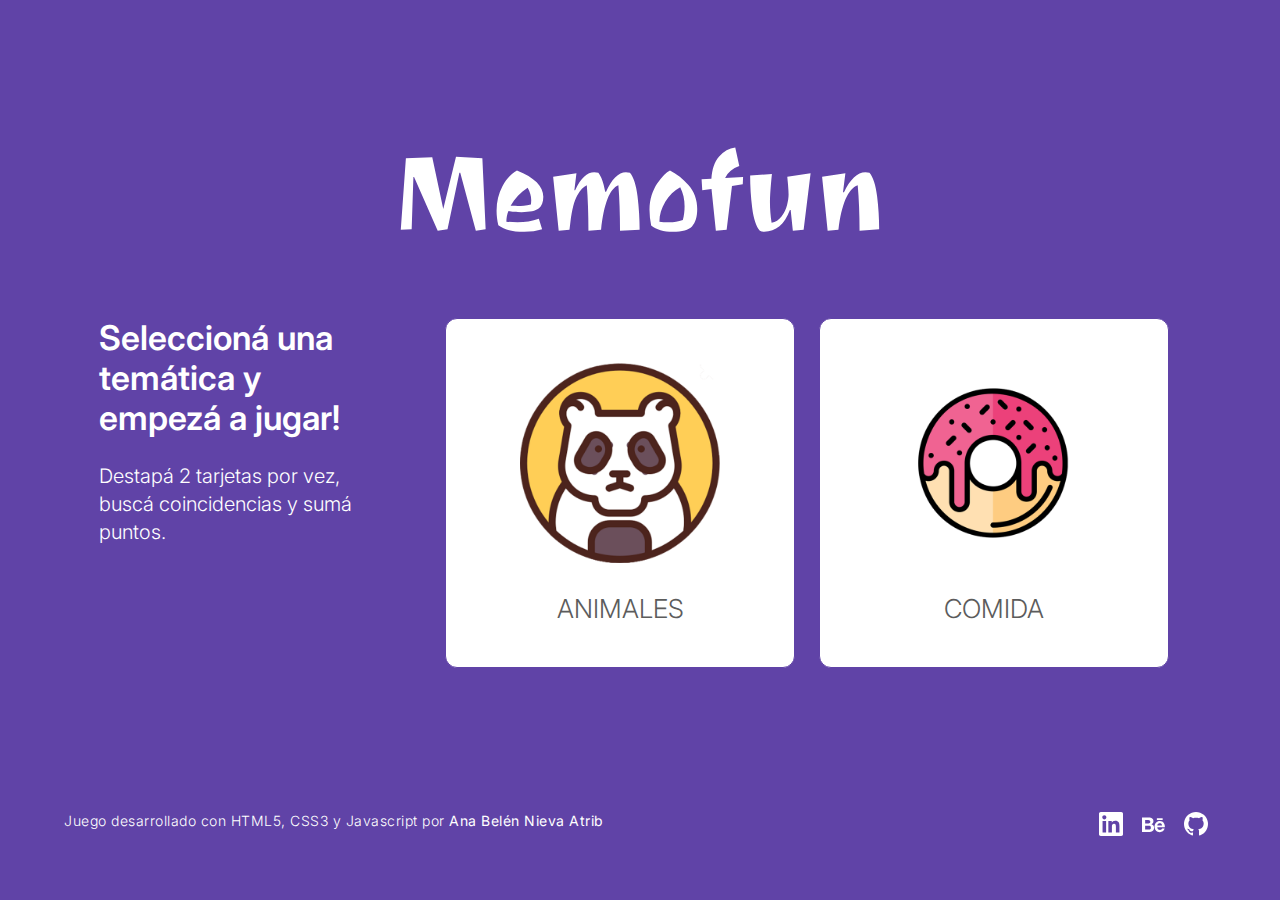
<file: index.html>
<!DOCTYPE html>
<html lang="en">
<head>

    <!-- Required Meta Tags -->
    <meta charset="UTF-8">
    <meta http-equiv="X-UA-Compatible" content="IE=edge">
    <meta name="viewport" content="width=device-width, initial-scale=1.0">

    <link rel="shortcut icon" href="./Multimedia/Logo/favicon.svg" type="image/x-icon">

    <!-- CSS -->
    <link rel="stylesheet" href="./css/main.css">


    <title>Memofun</title>
</head>


<body class="bg__violeta">
    
    <!-- inicia main-->
    <main class="contenido__inicio">

            <img src="./Multimedia/Logo/logo-blanco.svg" class="logo__blanco" alt="logo Memofun">

        <div id="contenedorTematicas">

            <div class="bloqueTexto">
                <h1 class="texto__comenzar">Seleccioná una temática y empezá a jugar!</h1>
                <h2 class="texto__inicio">Destapá 2 tarjetas por vez, buscá coincidencias y sumá puntos.</h2>
            </div>

            <section>
                <div id="contenedorBotonesTematicas"></div>
            </section>
        </div>
        

    </main>
    <!-- ends main-->

    <!--inicia footer-->
    <footer>
        <section class="footer__bg--inicio">
            <div>
                <p class="footer__texto">Juego desarrollado con HTML5, CSS3 y Javascript por <strong> Ana Belén Nieva Atrib</strong></p>
            </div>
            <div>
                <a href="https://www.linkedin.com/in/anci/">
                    <img src="./Multimedia/Iconos/linkedin.svg" class="footer__iconos" alt="linkedin icono">
                </a>
                <a href="https://www.behance.net/ancii">
                    <img src="./Multimedia/Iconos/behance.svg" class="footer__iconos" alt="behance icono">
                </a>
                <a href="https://github.com/anci-nieva-atrib">
                    <img src="./Multimedia/Iconos/github.svg" class="footer__iconos" alt="github icono">
                </a>
            </div>
        </section>
    </footer>
    <!--ends footer-->

    <script src="index.js"></script>
</body>
</html>
</file>
<file: css/main.css>
@import url("https://fonts.googleapis.com/css2?family=Inter:wght@100;200;300;400;500;600;700;800;900&display=swap");
* {
  margin: 0px;
  padding: 0%;
  box-sizing: border-box;
}

html {
  font-size: 62.5%;
}

a {
  text-decoration: none;
}

.bg__violeta {
  background-color: rgb(96, 67, 167);
}

.contenido__inicio {
  font-family: "Inter", sans-serif;
  text-decoration: none;
  width: 100%;
  display: flex;
  flex-direction: column;
  align-items: center;
}

.logo__blanco {
  width: 480px;
  height: 128px;
  margin-top: 126px;
}

.texto__inicio {
  font-family: "Inter", sans-serif;
  font-size: 2rem;
  line-height: 2.8rem;
  font-weight: 300;
  text-align: left;
  color: rgb(255, 255, 255);
}

.logo {
  width: 250px;
}

.btn__icono {
  width: 48px;
  padding-right: 16px;
}

.footer__texto {
  font-family: "Inter", sans-serif;
  font-size: 1.4rem;
  font-weight: 300;
  text-align: left;
  width: 100%;
  color: rgb(255, 255, 255);
  letter-spacing: 0.05rem;
}

.footer__iconos {
  width: 24px;
  margin: 0px 8px;
  cursor: pointer;
}

.footer__bg--inicio {
  margin: 144px 64px 16px 64px;
  display: flex;
  justify-content: space-between;
  flex-direction: row;
}

.footer__bg--juego {
  margin: 0px 64px 0px 64px;
  display: flex;
  justify-content: space-between;
  flex-direction: row;
}

.footer__bg--color {
  width: 100%;
  background: rgb(96, 67, 167);
  padding: 16px 0px 40px 0px;
  margin-top: 48px;
}

header {
  background-color: rgb(255, 255, 255);
  width: 100%;
  filter: drop-shadow(5px 5px 5px rgba(0, 0, 0, 0.2));
  padding: 20px 64px;
  display: flex;
  justify-content: space-between;
  flex-direction: row;
  align-items: center;
}

.header__datos {
  display: flex;
  justify-content: center;
  flex-direction: row;
  align-items: center;
  font-size: 1.6rem;
  font-weight: 400;
  text-align: left;
  font-family: "Inter", sans-serif;
  color: rgb(92, 92, 92);
}

.header__icono {
  padding-right: 8px;
}

.main__estructura {
  display: flex;
  justify-content: left;
  padding: 36px 0px;
  height: 670px;
}

.resultados {
  margin: 4px 24px 24px 64px;
  font-family: "Inter", sans-serif;
  display: flex;
  flex-direction: column;
}

.resultados__texto {
  color: rgb(96, 67, 167);
  font-size: 2rem;
  font-weight: 500;
}

.resultados__finales {
  background-color: rgb(255, 255, 255);
  border-radius: 4px;
  border: 1px solid rgb(217, 217, 217);
  width: 350px;
  color: rgb(96, 67, 167);
  font-weight: 600;
  text-align: right;
  margin-bottom: 8px;
  padding: 20px;
  display: flex;
  flex-direction: row;
  align-items: center;
}

.resultados__icono {
  margin-right: 8px;
  height: 24px;
}

.resultados__btn--violeta {
  background: rgb(96, 67, 167);
  font-family: "Inter", sans-serif;
  border-radius: 4px;
  border: 0.5px solid rgb(96, 67, 167);
  width: 350px;
  height: 56px;
  display: flex;
  justify-content: center;
  flex-direction: row;
  align-items: center;
  font-size: 1.6rem;
  font-weight: 600;
  text-align: center;
  color: rgb(255, 255, 255);
  margin: 24px 0px 8px 0px;
  text-decoration: none;
  letter-spacing: 0.2rem;
  cursor: pointer;
}

.resultados__btn--violeta:hover {
  background: rgb(69, 73, 164);
}

.resultados__btn--celeste:hover {
  background: rgb(164, 236, 252);
  border: 0.5px solid rgb(164, 236, 252);
}

.resultados__btn--amarillo:hover {
  background: rgb(253, 255, 159);
  border: 0.5px solid rgb(253, 255, 159);
}

.resultados__btn--celeste {
  background: rgb(113, 222, 246);
  font-family: "Inter", sans-serif;
  color: rgb(255, 255, 255);
  border-radius: 4px;
  border: 0.5px solid rgb(113, 222, 246);
  width: 350px;
  height: 56px;
  display: flex;
  justify-content: center;
  flex-direction: row;
  align-items: center;
  font-size: 1.6rem;
  font-weight: 600;
  text-align: center;
  color: rgb(96, 67, 167);
  margin: 8px 0px;
  text-decoration: none;
  letter-spacing: 0.2rem;
  cursor: pointer;
}

.resultados__btn--amarillo {
  background: rgb(244, 246, 113);
  font-family: "Inter", sans-serif;
  color: rgb(255, 255, 255);
  border-radius: 4px;
  border: 0.5px solid rgb(244, 246, 113);
  width: 350px;
  height: 56px;
  display: flex;
  justify-content: center;
  flex-direction: row;
  align-items: center;
  font-size: 1.6rem;
  font-weight: 600;
  text-align: center;
  color: rgb(96, 67, 167);
  margin: 8px 0px;
  text-decoration: none;
  letter-spacing: 0.2rem;
  cursor: pointer;
}

.resultados__btn--icono {
  padding-right: 12px;
  height: 20px;
}

section div button {
  width: 150px;
  height: 150px;
  margin: 4px;
  background-color: rgb(96, 67, 167);
  border: 0.1px solid rgb(96, 67, 167);
  cursor: pointer;
  display: flex;
  justify-content: center;
  align-items: center;
}

section div button:hover {
  background: rgb(69, 73, 164);
}

.estrellitas {
  width: 50%;
  opacity: 40%;
}

.numeroResultado {
  margin-left: 8px;
  font-size: 2.2rem;
  font-weight: 700;
}

#todasLasCardsNivel1 {
  display: grid;
  grid-template-columns: repeat(4, 1fr);
}

#todasLasCardsNivel2 {
  display: grid;
  grid-template-columns: repeat(5, 1fr);
}

#todasLasCardsNivel3 {
  display: grid;
  grid-template-columns: repeat(6, 1fr);
}

.botonConAnimalVisible {
  width: 150px;
  height: 150px;
  margin: 4px;
  background-color: rgb(255, 255, 255);
  border: 1.5px solid rgb(217, 217, 217);
  cursor: pointer;
  display: flex;
  justify-content: center;
  align-items: center;
  padding: 8px;
}

#nivel {
  background-color: rgb(237, 229, 255);
  border: 1px solid rgb(237, 229, 255);
}

.botonConAnimalCoincidencia {
  width: 150px;
  height: 150px;
  margin: 4px;
  background-color: rgb(200, 245, 188);
  border: 0.001px solid rgb(200, 245, 188);
  cursor: pointer;
  display: flex;
  justify-content: center;
  align-items: center;
  padding: 8px;
}

.swal-overlay {
  background-color: rgba(71, 182, 112, 0.45);
}

.swal-title {
  margin: 0px;
  font-family: "Inter", sans-serif;
  font-size: 2.6rem;
  font-weight: 600;
}

.swal-text {
  font-family: "Inter", sans-serif;
  font-size: 2rem;
  font-weight: 400;
  text-align: center;
}

.swal-button {
  padding: 7px 19px;
  border-radius: 2px;
  background-color: rgb(96, 67, 167);
  font-family: "Inter", sans-serif;
  font-size: 1.4rem;
  font-weight: 500;
  letter-spacing: 3px;
}

.botonConCoincidencia {
  width: 150px;
  height: 150px;
  margin: 4px;
  background-color: rgb(200, 245, 188);
  border: 0.001px solid rgb(200, 245, 188);
  cursor: pointer;
  display: flex;
  justify-content: center;
  align-items: center;
  padding: 8px;
}

.botonConImagenVisible {
  width: 150px;
  height: 150px;
  margin: 4px;
  background-color: rgb(255, 255, 255);
  border: 1.5px solid rgb(217, 217, 217);
  cursor: pointer;
  display: flex;
  justify-content: center;
  align-items: center;
  padding: 8px;
}

.texto__comenzar {
  font-family: "Inter", sans-serif;
  font-size: 3.4rem;
  line-height: 4rem;
  font-weight: 600;
  text-align: left;
  color: rgb(255, 255, 255);
  margin-bottom: 24px;
}

#contenedorBotonesTematicas {
  width: 100%;
  display: flex;
  justify-content: center;
  flex-direction: row;
}

.botonSeleccionTematica {
  background-color: rgb(255, 255, 255);
  width: 350px;
  height: 350px;
  margin: 0px 12px;
  border-radius: 12px;
  font-family: "Inter", sans-serif;
  font-size: 2.6rem;
  font-weight: 300;
  color: rgb(92, 92, 92);
}

.botonSeleccionTematica:hover {
  background-color: rgb(255, 255, 255);
  width: 350px;
  height: 350px;
  margin: 0px 12px;
  border-radius: 12px;
  font-family: "Inter", sans-serif;
  font-size: 2.6rem;
  font-weight: 300;
  box-shadow: 0px 4px 40px -4px rgba(0, 0, 0, 0.4);
  color: rgb(124, 124, 124);
}

.imgTematica {
  width: 200px;
  margin-bottom: 30px;
}

#botonAnimales {
  display: flex;
  flex-direction: column;
}

#botonComida {
  display: flex;
  flex-direction: column;
}

#contenedorTematicas {
  display: flex;
  flex-direction: row;
  margin-top: 64px;
}

.bloqueTexto {
  display: flex;
  flex-direction: column;
  width: 270px;
  margin-right: 64px;
}

.contenedorIntentos {
  background-color: rgb(255, 255, 255);
  border-radius: 4px;
  width: 350px;
  font-size: 3rem;
  font-weight: 600;
  color: rgb(96, 67, 167);
  margin-bottom: 8px;
  padding: 20px;
  display: flex;
  flex-direction: column;
  border: 1px solid rgb(217, 217, 217);
}

#intentosRealizadosLaUltimaVez {
  font-size: 1.6rem;
  font-weight: 400;
  color: rgb(124, 124, 124);
  margin-top: 12px;
}

.primeraFilaContenedorIntentos {
  display: flex;
  flex-direction: row;
}/*# sourceMappingURL=main.css.map */
</file>
